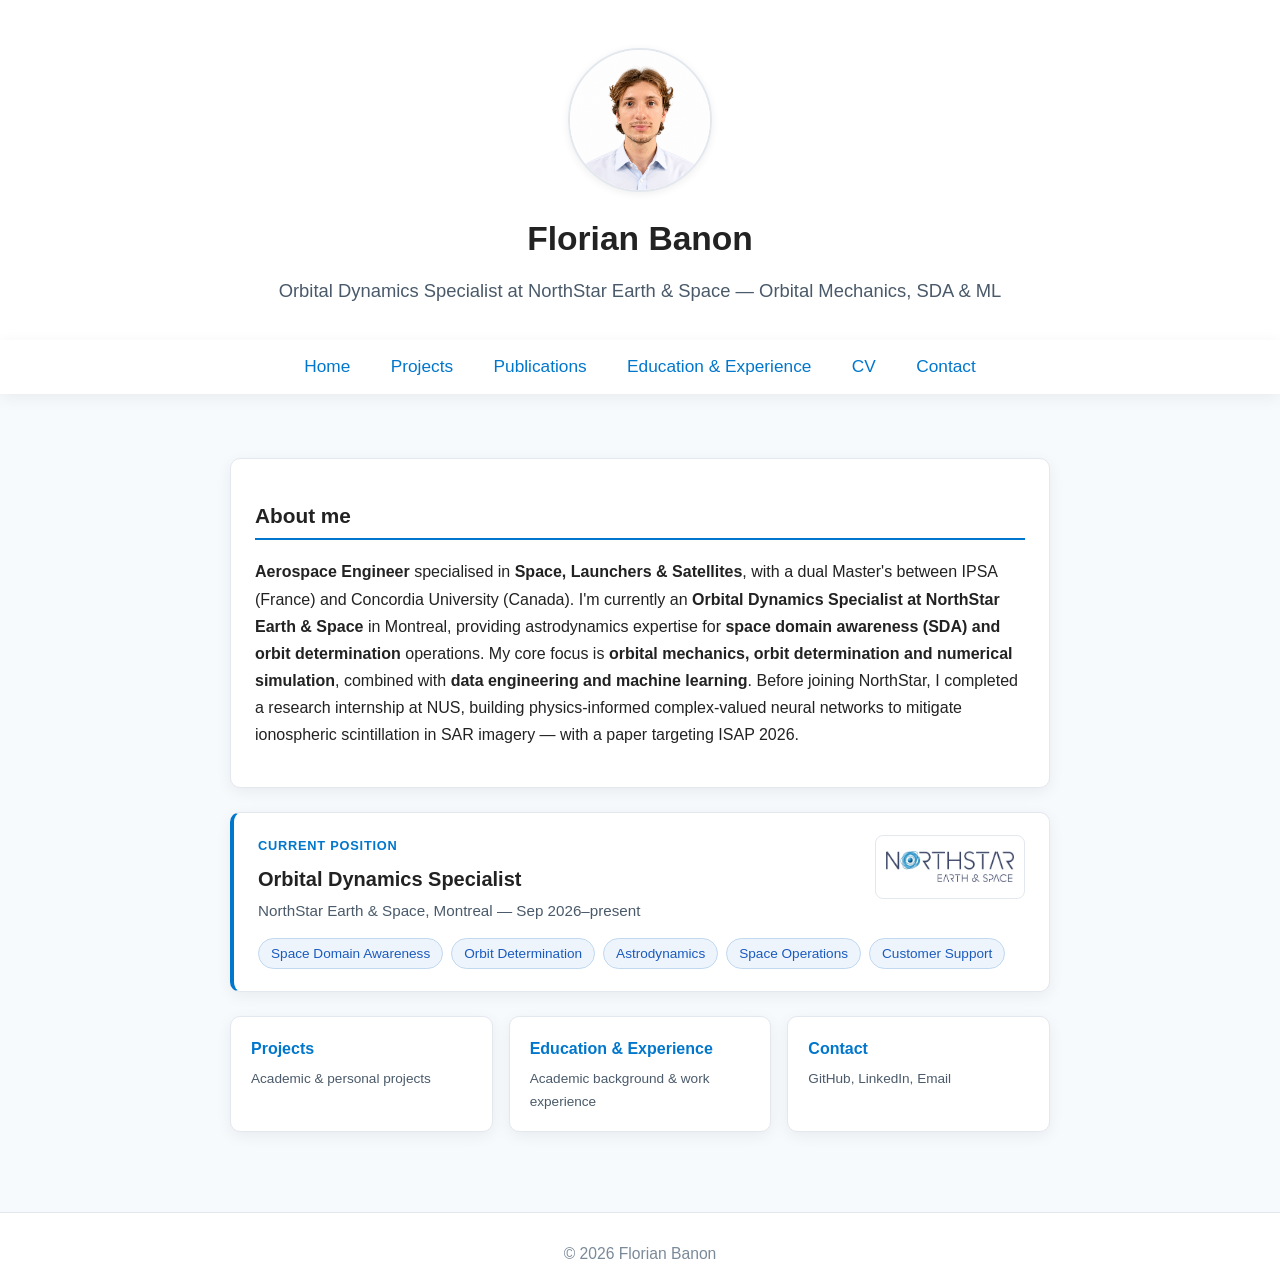
<file: index.html>
<!DOCTYPE html>
<html lang="en">
<head>
  <meta charset="UTF-8" />
  <meta name="viewport" content="width=device-width, initial-scale=1.0" />
  <title>Florian Banon – Home</title>
  <link rel="stylesheet" href="style.css" />
</head>
<body>
  <div id="site-header"></div>
  <script src="header.js"></script>
  <nav>
    <a href="index.html">Home</a>
    <a href="projects.html">Projects</a>
    <a href="publications.html">Publications</a>
    <a href="education.html">Education & Experience</a>
    <a href="Florian_Banon_CV.pdf" target="_blank">CV</a>
    <a href="contact.html">Contact</a>
  </nav>
  <main>
    <section class="card">
      <h2>About me</h2>
      <p>
        <strong>Aerospace Engineer</strong> specialised in <strong>Space, Launchers &amp; Satellites</strong>, with a dual Master's between IPSA (France) and Concordia University (Canada). I'm currently an <strong>Orbital Dynamics Specialist at NorthStar Earth &amp; Space</strong> in Montreal, providing astrodynamics expertise for <strong>space domain awareness (SDA) and orbit determination</strong> operations. My core focus is <strong>orbital mechanics, orbit determination and numerical simulation</strong>, combined with <strong>data engineering and machine learning</strong>. Before joining NorthStar, I completed a research internship at NUS, building physics-informed complex-valued neural networks to mitigate ionospheric scintillation in SAR imagery &mdash; with a paper targeting ISAP 2026.
      </p>
    </section>

    <section class="card card--highlight">
      <div class="current-position">
        <div class="current-position__header">
          <div>
            <div class="current-position__label">Current position</div>
            <div class="current-position__title">Orbital Dynamics Specialist</div>
            <div class="current-position__org">NorthStar Earth &amp; Space, Montreal &mdash; Sep 2026–present</div>
          </div>
          <div class="org-logo"><img src="assets/logos/northstar.png" alt="NorthStar Earth &amp; Space logo"></div>
        </div>
        <div class="current-position__topics">
          <span class="topic-tag">Space Domain Awareness</span>
          <span class="topic-tag">Orbit Determination</span>
          <span class="topic-tag">Astrodynamics</span>
          <span class="topic-tag">Space Operations</span>
          <span class="topic-tag">Customer Support</span>
        </div>
      </div>
    </section>

    <div class="quick-links">
      <a href="projects.html" class="quick-link-card">
        <div class="quick-link-card__title">Projects</div>
        <div class="quick-link-card__sub">Academic & personal projects</div>
      </a>
      <a href="education.html" class="quick-link-card">
        <div class="quick-link-card__title">Education &amp; Experience</div>
        <div class="quick-link-card__sub">Academic background &amp; work experience</div>
      </a>
      <a href="contact.html" class="quick-link-card">
        <div class="quick-link-card__title">Contact</div>
        <div class="quick-link-card__sub">GitHub, LinkedIn, Email</div>
      </a>
    </div>
  </main>
  <footer>
    &copy; 2026 Florian Banon
  </footer>
</body>
</html>
</file>
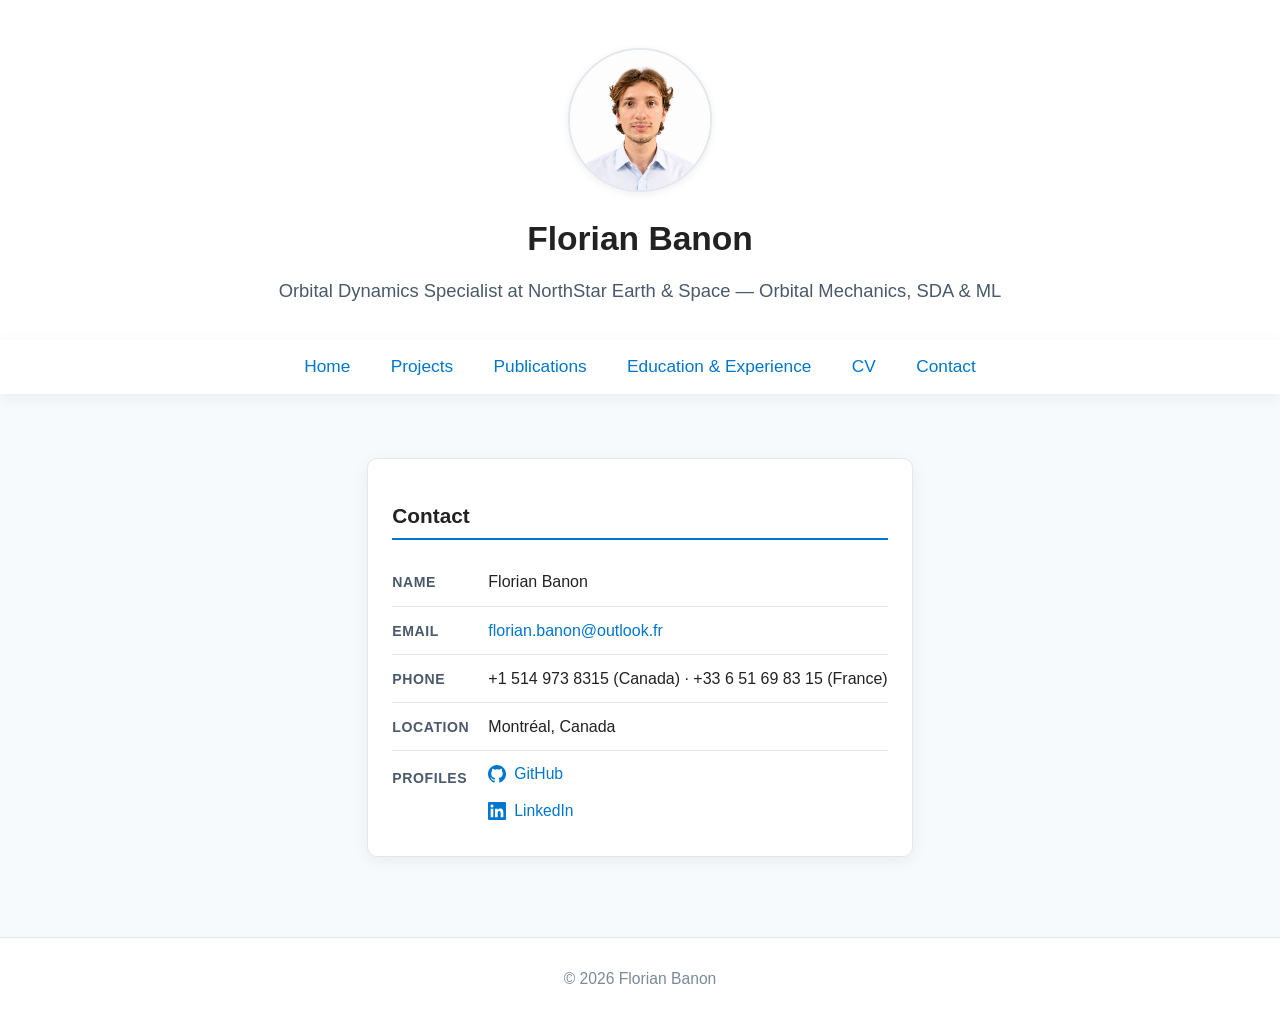
<file: contact.html>
<!DOCTYPE html>
<html lang="en">
<head>
  <meta charset="UTF-8" />
  <meta name="viewport" content="width=device-width, initial-scale=1.0" />
  <title>Contact – Florian Banon</title>
  <link rel="stylesheet" href="style.css" />
</head>
<body>
  <div id="site-header"></div>
  <script src="header.js"></script>
  <nav>
    <a href="index.html">Home</a>
    <a href="projects.html">Projects</a>
    <a href="publications.html">Publications</a>
    <a href="education.html">Education & Experience</a>
    <a href="Florian_Banon_CV.pdf" target="_blank">CV</a>
    <a href="contact.html">Contact</a>
  </nav>
  <main>
    <section class="card">
      <h2>Contact</h2>
      <dl class="contact-list">
        <div class="contact-row">
          <dt>Name</dt>
          <dd>Florian Banon</dd>
        </div>
        <div class="contact-row">
          <dt>Email</dt>
          <dd><a href="mailto:florian.banon@outlook.fr">florian.banon@outlook.fr</a></dd>
        </div>
        <div class="contact-row">
          <dt>Phone</dt>
          <dd>+1 514 973 8315 (Canada) &middot; +33 6 51 69 83 15 (France)</dd>
        </div>
        <div class="contact-row">
          <dt>Location</dt>
          <dd>Montréal, Canada</dd>
        </div>
        <div class="contact-row">
          <dt>Profiles</dt>
          <dd class="contact-profiles">
            <a href="https://github.com/florianbanon2" target="_blank" class="profile-link" aria-label="GitHub">
              <svg class="profile-icon" viewBox="0 0 24 24" fill="currentColor" aria-hidden="true"><path d="M12 0C5.37 0 0 5.37 0 12c0 5.3 3.438 9.8 8.205 11.385.6.113.82-.258.82-.577 0-.285-.01-1.04-.015-2.04-3.338.724-4.042-1.61-4.042-1.61-.546-1.385-1.335-1.755-1.335-1.755-1.087-.744.084-.729.084-.729 1.205.084 1.838 1.236 1.838 1.236 1.07 1.835 2.809 1.305 3.495.998.108-.776.417-1.305.76-1.605-2.665-.3-5.466-1.332-5.466-5.93 0-1.31.465-2.38 1.235-3.22-.135-.303-.54-1.523.105-3.176 0 0 1.005-.322 3.3 1.23A11.52 11.52 0 0 1 12 5.803c1.02.005 2.047.138 3.006.404 2.29-1.552 3.297-1.23 3.297-1.23.645 1.653.24 2.873.12 3.176.765.84 1.23 1.91 1.23 3.22 0 4.61-2.805 5.625-5.475 5.92.42.36.81 1.096.81 2.22 0 1.606-.015 2.896-.015 3.286 0 .315.21.69.825.57C20.565 21.795 24 17.295 24 12c0-6.63-5.37-12-12-12z"/></svg>
              GitHub
            </a>
            <a href="https://www.linkedin.com/in/florian-banon/" target="_blank" class="profile-link" aria-label="LinkedIn">
              <svg class="profile-icon" viewBox="0 0 24 24" fill="currentColor" aria-hidden="true"><path d="M20.447 20.452h-3.554v-5.569c0-1.328-.027-3.037-1.852-3.037-1.853 0-2.136 1.445-2.136 2.939v5.667H9.351V9h3.414v1.561h.046c.477-.9 1.637-1.85 3.37-1.85 3.601 0 4.267 2.37 4.267 5.455v6.286zM5.337 7.433a2.062 2.062 0 0 1-2.063-2.065 2.064 2.064 0 1 1 2.063 2.065zm1.782 13.019H3.555V9h3.564v11.452zM22.225 0H1.771C.792 0 0 .774 0 1.729v20.542C0 23.227.792 24 1.771 24h20.451C23.2 24 24 23.227 24 22.271V1.729C24 .774 23.2 0 22.222 0h.003z"/></svg>
              LinkedIn
            </a>
          </dd>
        </div>
      </dl>
    </section>
  </main>
  <footer>
    &copy; 2026 Florian Banon
  </footer>
</body>
</html>
</file>
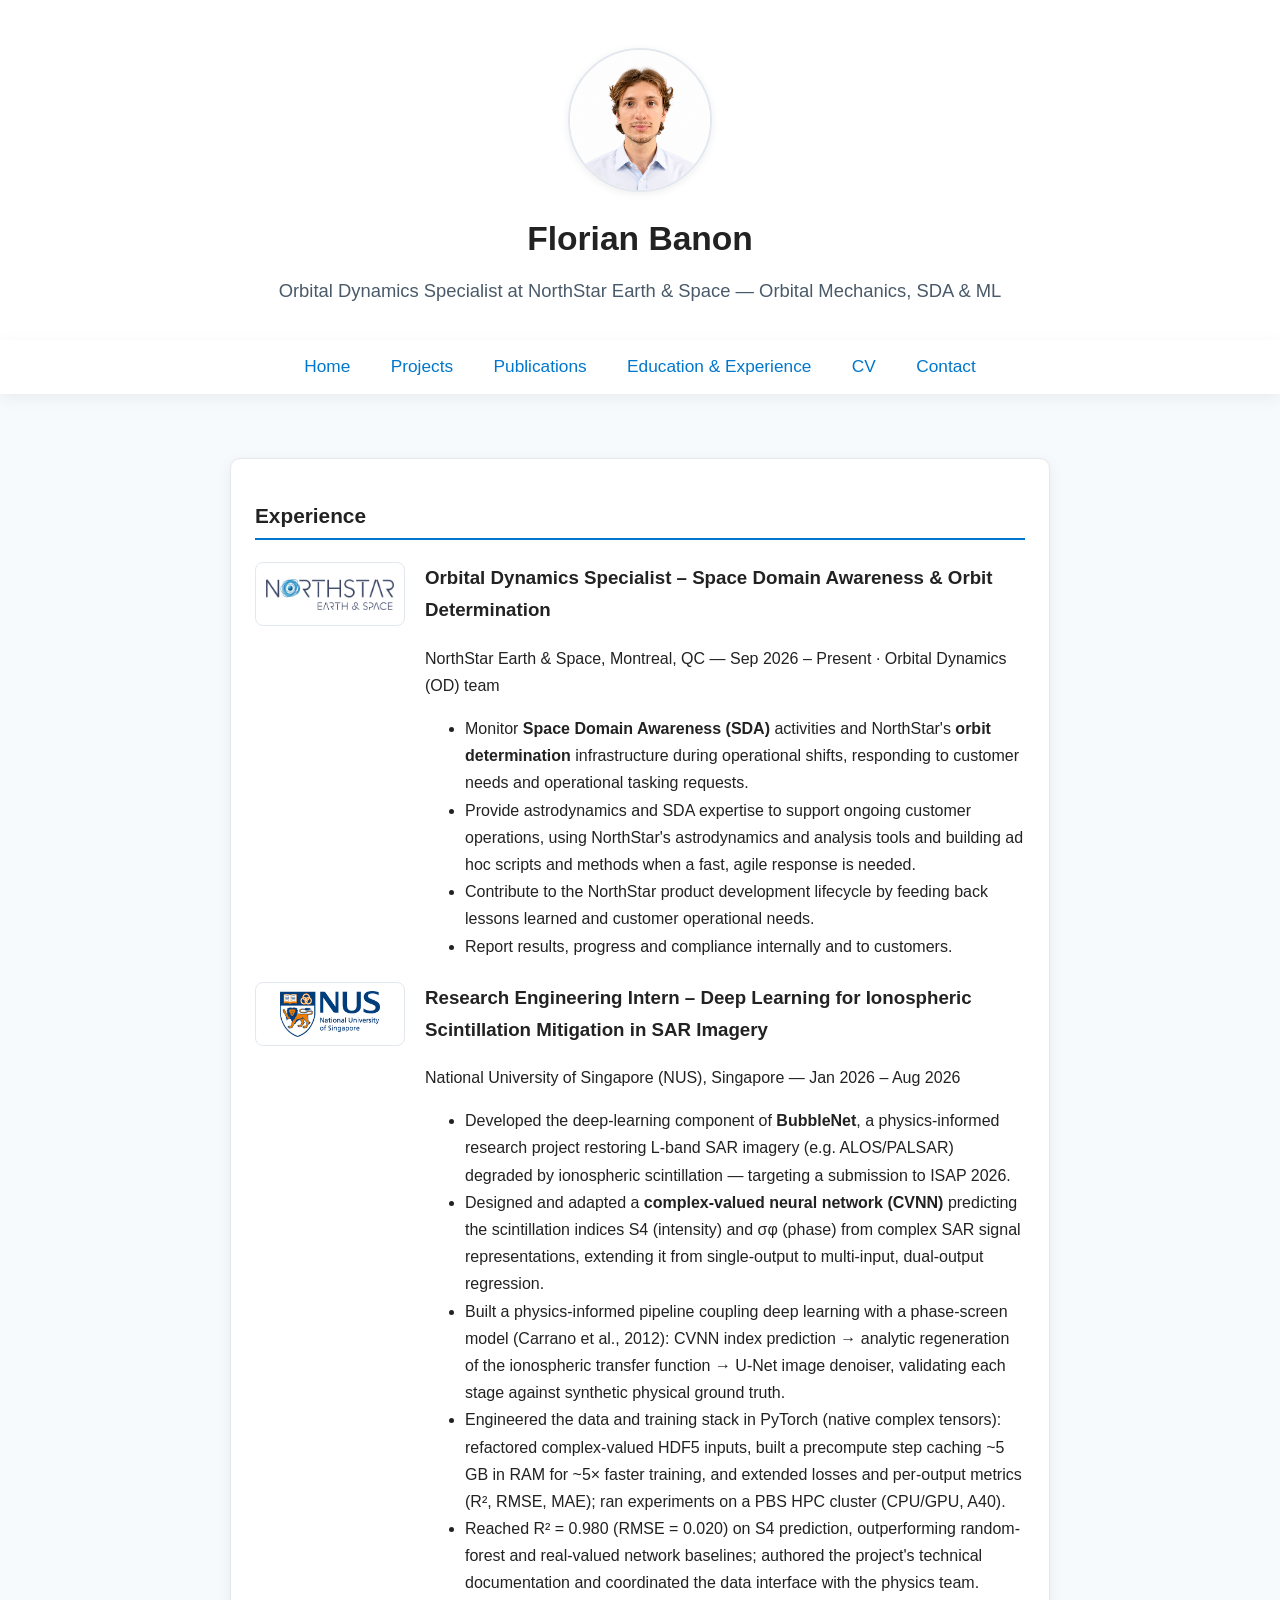
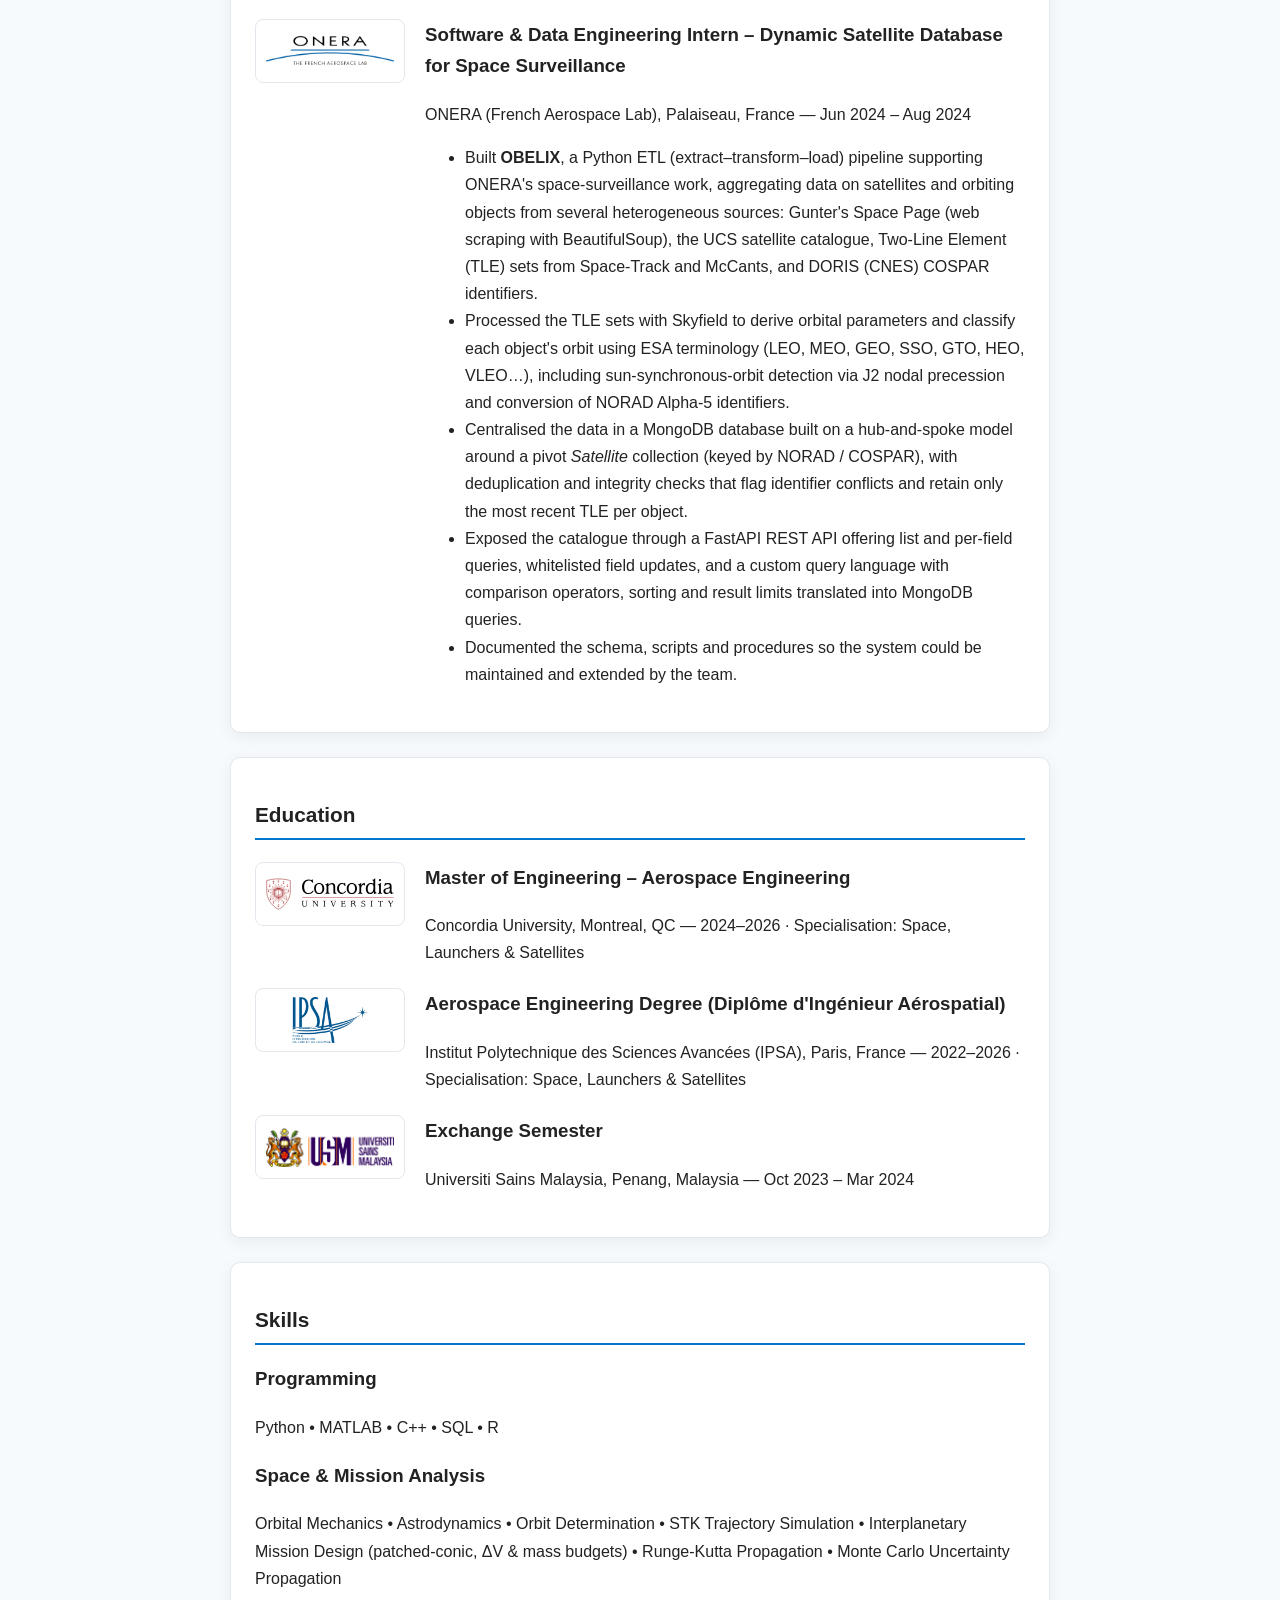
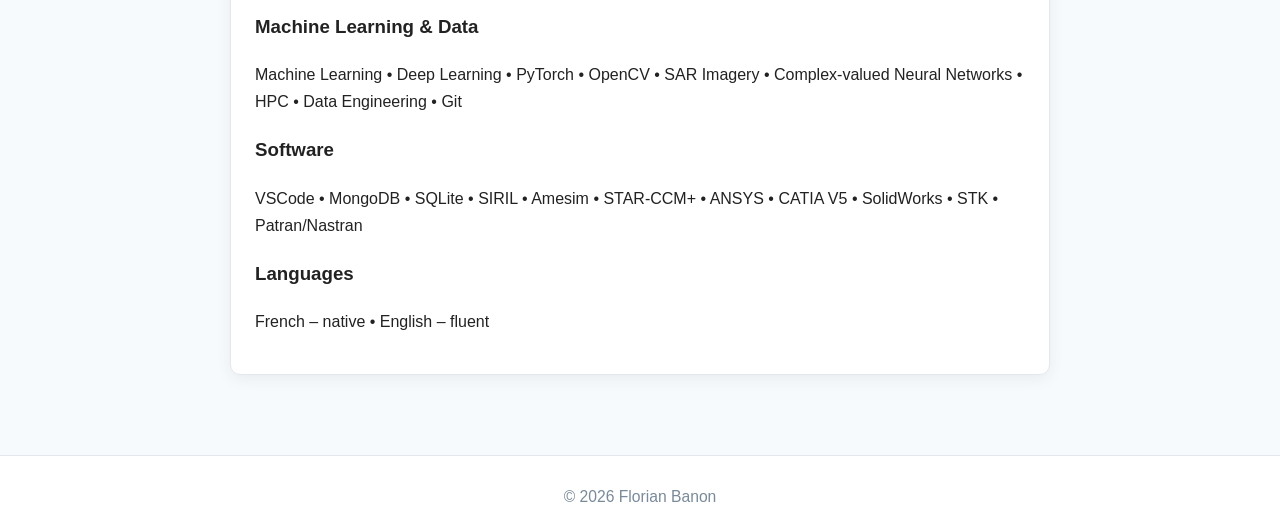
<file: education.html>
<!DOCTYPE html>
<html lang="en">
<head>
  <meta charset="UTF-8" />
  <meta name="viewport" content="width=device-width, initial-scale=1.0" />
  <title>Florian Banon – Education & Experience</title>
  <link rel="stylesheet" href="style.css" />
</head>
<body>
  <div id="site-header"></div>
  <script src="header.js"></script>
  <nav>
    <a href="index.html">Home</a>
    <a href="projects.html">Projects</a>
    <a href="publications.html">Publications</a>
    <a href="education.html">Education & Experience</a>
    <a href="Florian_Banon_CV.pdf" target="_blank">CV</a>
    <a href="contact.html">Contact</a>
  </nav>
  <main>
    <section class="card">
      <h2>Experience</h2>
      <div class="edu-block edu-block--logo">
        <div class="org-logo"><img src="assets/logos/northstar.png" alt="NorthStar Earth &amp; Space logo"></div>
        <div class="edu-block__body">
          <h3>Orbital Dynamics Specialist – Space Domain Awareness &amp; Orbit Determination</h3>
          <p>NorthStar Earth &amp; Space, Montreal, QC &mdash; Sep 2026 – Present &middot; Orbital Dynamics (OD) team</p>
          <ul>
            <li>Monitor <strong>Space Domain Awareness (SDA)</strong> activities and NorthStar's <strong>orbit determination</strong> infrastructure during operational shifts, responding to customer needs and operational tasking requests.</li>
            <li>Provide astrodynamics and SDA expertise to support ongoing customer operations, using NorthStar's astrodynamics and analysis tools and building ad hoc scripts and methods when a fast, agile response is needed.</li>
            <li>Contribute to the NorthStar product development lifecycle by feeding back lessons learned and customer operational needs.</li>
            <li>Report results, progress and compliance internally and to customers.</li>
          </ul>
        </div>
      </div>
      <div class="edu-block edu-block--logo">
        <div class="org-logo"><img src="assets/logos/nus.png" alt="NUS logo"></div>
        <div class="edu-block__body">
          <h3>Research Engineering Intern – Deep Learning for Ionospheric Scintillation Mitigation in SAR Imagery</h3>
          <p>National University of Singapore (NUS), Singapore &mdash; Jan 2026 – Aug 2026</p>
          <ul>
            <li>Developed the deep-learning component of <strong>BubbleNet</strong>, a physics-informed research project restoring L-band SAR imagery (e.g. ALOS/PALSAR) degraded by ionospheric scintillation — targeting a submission to ISAP 2026.</li>
            <li>Designed and adapted a <strong>complex-valued neural network (CVNN)</strong> predicting the scintillation indices S4 (intensity) and σφ (phase) from complex SAR signal representations, extending it from single-output to multi-input, dual-output regression.</li>
            <li>Built a physics-informed pipeline coupling deep learning with a phase-screen model (Carrano et al., 2012): CVNN index prediction → analytic regeneration of the ionospheric transfer function → U-Net image denoiser, validating each stage against synthetic physical ground truth.</li>
            <li>Engineered the data and training stack in PyTorch (native complex tensors): refactored complex-valued HDF5 inputs, built a precompute step caching ~5 GB in RAM for ~5× faster training, and extended losses and per-output metrics (R², RMSE, MAE); ran experiments on a PBS HPC cluster (CPU/GPU, A40).</li>
            <li>Reached R² = 0.980 (RMSE = 0.020) on S4 prediction, outperforming random-forest and real-valued network baselines; authored the project's technical documentation and coordinated the data interface with the physics team.</li>
          </ul>
        </div>
      </div>
      <div class="edu-block edu-block--logo">
        <div class="org-logo"><img src="assets/logos/onera.png" alt="ONERA logo"></div>
        <div class="edu-block__body">
          <h3>Software &amp; Data Engineering Intern – Dynamic Satellite Database for Space Surveillance</h3>
          <p>ONERA (French Aerospace Lab), Palaiseau, France &mdash; Jun 2024 – Aug 2024</p>
          <ul>
            <li>Built <strong>OBELIX</strong>, a Python ETL (extract–transform–load) pipeline supporting ONERA's space-surveillance work, aggregating data on satellites and orbiting objects from several heterogeneous sources: Gunter's Space Page (web scraping with BeautifulSoup), the UCS satellite catalogue, Two-Line Element (TLE) sets from Space-Track and McCants, and DORIS (CNES) COSPAR identifiers.</li>
            <li>Processed the TLE sets with Skyfield to derive orbital parameters and classify each object's orbit using ESA terminology (LEO, MEO, GEO, SSO, GTO, HEO, VLEO…), including sun-synchronous-orbit detection via J2 nodal precession and conversion of NORAD Alpha-5 identifiers.</li>
            <li>Centralised the data in a MongoDB database built on a hub-and-spoke model around a pivot <em>Satellite</em> collection (keyed by NORAD / COSPAR), with deduplication and integrity checks that flag identifier conflicts and retain only the most recent TLE per object.</li>
            <li>Exposed the catalogue through a FastAPI REST API offering list and per-field queries, whitelisted field updates, and a custom query language with comparison operators, sorting and result limits translated into MongoDB queries.</li>
            <li>Documented the schema, scripts and procedures so the system could be maintained and extended by the team.</li>
          </ul>
        </div>
      </div>
    </section>

    <section class="card">
      <h2>Education</h2>
      <div class="edu-block edu-block--logo">
        <div class="org-logo"><img src="assets/logos/concordia.svg" alt="Concordia University logo"></div>
        <div class="edu-block__body">
          <h3>Master of Engineering – Aerospace Engineering</h3>
          <p>Concordia University, Montreal, QC &mdash; 2024–2026 &middot; Specialisation: Space, Launchers &amp; Satellites</p>
        </div>
      </div>
      <div class="edu-block edu-block--logo">
        <div class="org-logo"><img src="assets/logos/ipsa.png" alt="IPSA logo"></div>
        <div class="edu-block__body">
          <h3>Aerospace Engineering Degree (Diplôme d'Ingénieur Aérospatial)</h3>
          <p>Institut Polytechnique des Sciences Avancées (IPSA), Paris, France &mdash; 2022–2026 &middot; Specialisation: Space, Launchers &amp; Satellites</p>
        </div>
      </div>
      <div class="edu-block edu-block--logo">
        <div class="org-logo"><img src="assets/logos/usm.png" alt="Universiti Sains Malaysia logo"></div>
        <div class="edu-block__body">
          <h3>Exchange Semester</h3>
          <p>Universiti Sains Malaysia, Penang, Malaysia &mdash; Oct 2023 – Mar 2024</p>
        </div>
      </div>
    </section>

    <section class="card">
      <h2>Skills</h2>
      <div class="edu-block">
        <h3>Programming</h3>
        <p>Python &bull; MATLAB &bull; C++ &bull; SQL &bull; R</p>
      </div>
      <div class="edu-block">
        <h3>Space &amp; Mission Analysis</h3>
        <p>Orbital Mechanics &bull; Astrodynamics &bull; Orbit Determination &bull; STK Trajectory Simulation &bull; Interplanetary Mission Design (patched-conic, ΔV &amp; mass budgets) &bull; Runge-Kutta Propagation &bull; Monte Carlo Uncertainty Propagation</p>
      </div>
      <div class="edu-block">
        <h3>Machine Learning &amp; Data</h3>
        <p>Machine Learning &bull; Deep Learning &bull; PyTorch &bull; OpenCV &bull; SAR Imagery &bull; Complex-valued Neural Networks &bull; HPC &bull; Data Engineering &bull; Git</p>
      </div>
      <div class="edu-block">
        <h3>Software</h3>
        <p>VSCode &bull; MongoDB &bull; SQLite &bull; SIRIL &bull; Amesim &bull; STAR-CCM+ &bull; ANSYS &bull; CATIA V5 &bull; SolidWorks &bull; STK &bull; Patran/Nastran</p>
      </div>
      <div class="edu-block">
        <h3>Languages</h3>
        <p>French – native &bull; English – fluent</p>
      </div>
    </section>
  </main>
  <footer>
    &copy; 2026 Florian Banon
  </footer>
</body>
</html>
</file>
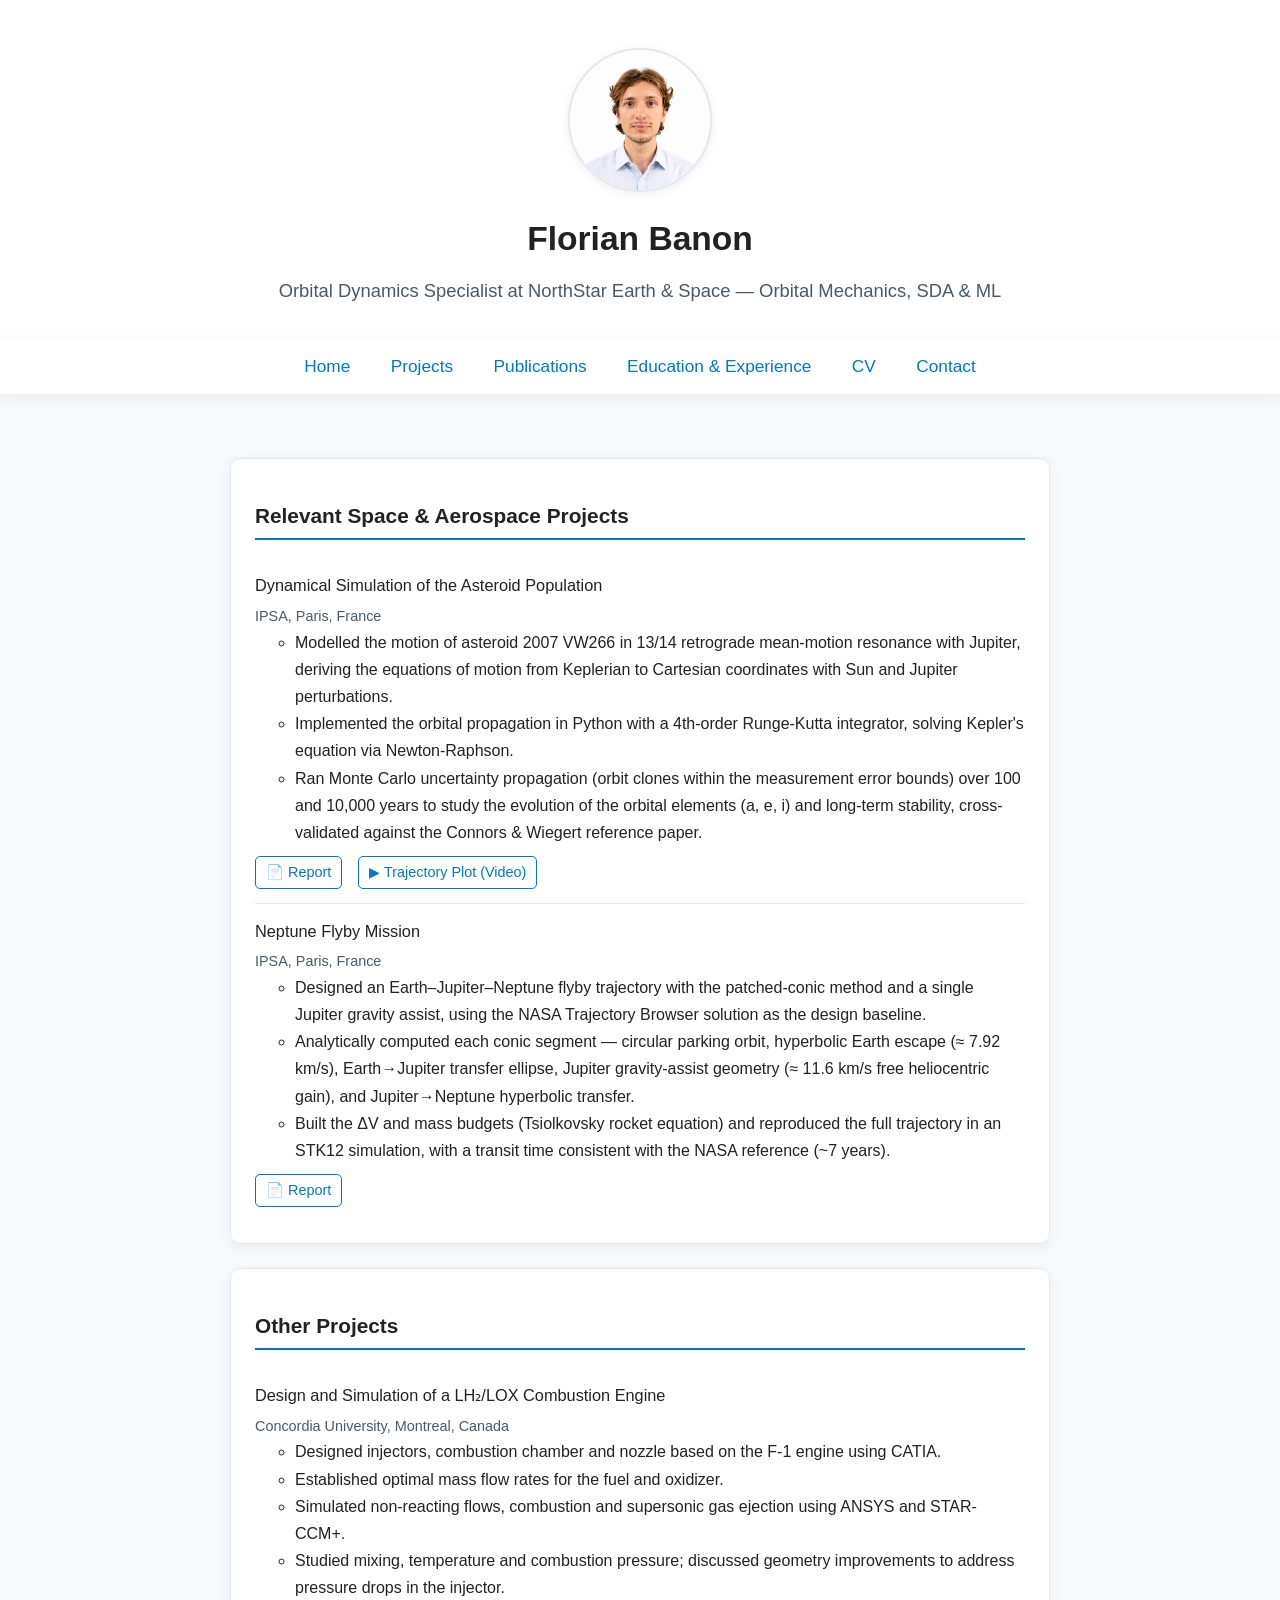
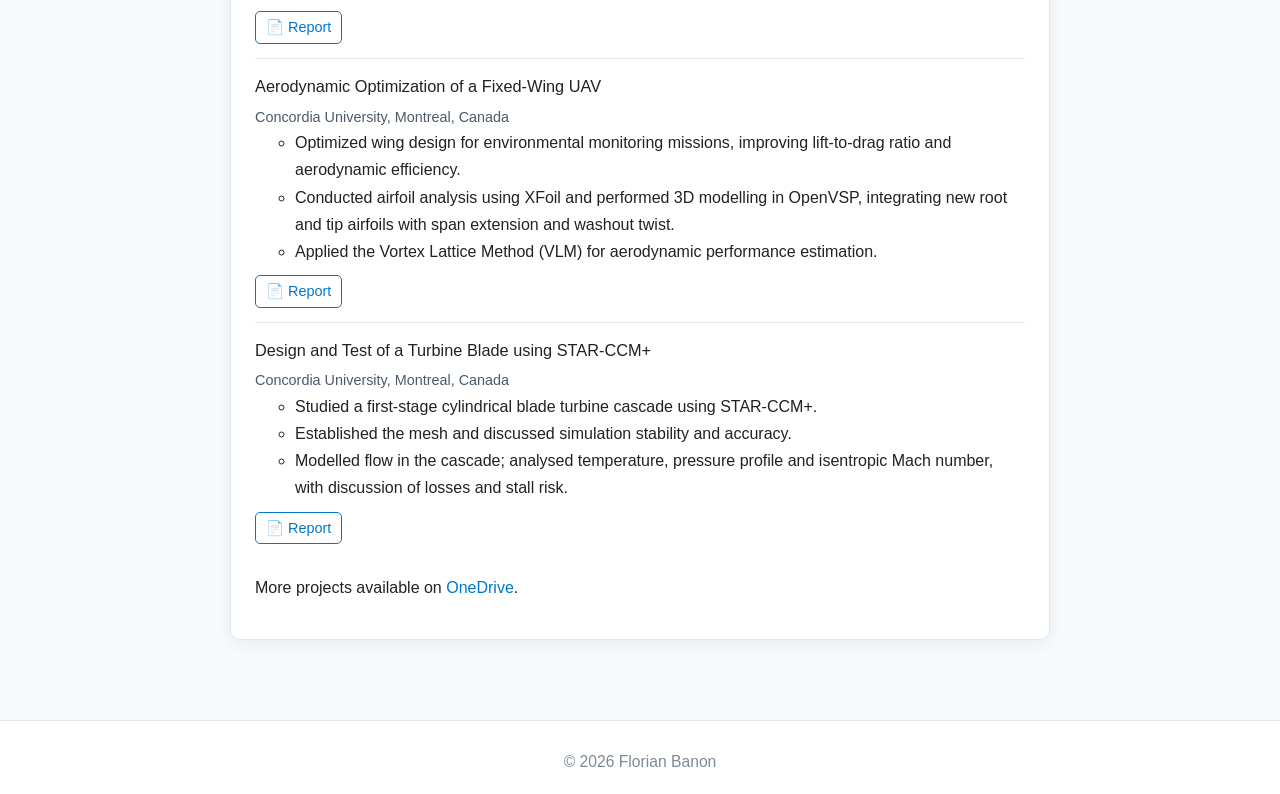
<file: projects.html>
<!DOCTYPE html>
<html lang="en">
<head>
  <meta charset="UTF-8" />
  <meta name="viewport" content="width=device-width, initial-scale=1.0" />
  <title>Florian Banon – Projects</title>
  <link rel="stylesheet" href="style.css" />
</head>
<body>
  <div id="site-header"></div>
  <script src="header.js"></script>
  <nav>
    <a href="index.html">Home</a>
    <a href="projects.html">Projects</a>
    <a href="publications.html">Publications</a>
    <a href="education.html">Education & Experience</a>
    <a href="Florian_Banon_CV.pdf" target="_blank">CV</a>
    <a href="contact.html">Contact</a>
  </nav>
  <main>
    <section class="card">
      <h2>Relevant Space &amp; Aerospace Projects</h2>
      <ul class="pub-list">
        <li class="pub-item">
          <div class="pub-title">Dynamical Simulation of the Asteroid Population</div>
          <div class="pub-meta">IPSA, Paris, France</div>
          <ul>
            <li>Modelled the motion of asteroid 2007 VW266 in 13/14 retrograde mean-motion resonance with Jupiter, deriving the equations of motion from Keplerian to Cartesian coordinates with Sun and Jupiter perturbations.</li>
            <li>Implemented the orbital propagation in Python with a 4th-order Runge-Kutta integrator, solving Kepler's equation via Newton-Raphson.</li>
            <li>Ran Monte Carlo uncertainty propagation (orbit clones within the measurement error bounds) over 100 and 10,000 years to study the evolution of the orbital elements (a, e, i) and long-term stability, cross-validated against the Connors &amp; Wiegert reference paper.</li>
          </ul>
          <div class="project-links">
            <a href="https://1drv.ms/b/c/b803596470a0f552/IQA_XoIXzWnHR538guAIaEc9AYbpMxpJNCGoC0bJpB3zJEY?e=lKFk3f" target="_blank">📄 Report</a>
            <a href="https://www.youtube.com/watch?v=wiN4qRan_JY" target="_blank">▶ Trajectory Plot (Video)</a>
          </div>
        </li>
        <li class="pub-item">
          <div class="pub-title">Neptune Flyby Mission</div>
          <div class="pub-meta">IPSA, Paris, France</div>
          <ul>
            <li>Designed an Earth–Jupiter–Neptune flyby trajectory with the patched-conic method and a single Jupiter gravity assist, using the NASA Trajectory Browser solution as the design baseline.</li>
            <li>Analytically computed each conic segment — circular parking orbit, hyperbolic Earth escape (≈ 7.92 km/s), Earth→Jupiter transfer ellipse, Jupiter gravity-assist geometry (≈ 11.6 km/s free heliocentric gain), and Jupiter→Neptune hyperbolic transfer.</li>
            <li>Built the ΔV and mass budgets (Tsiolkovsky rocket equation) and reproduced the full trajectory in an STK12 simulation, with a transit time consistent with the NASA reference (~7 years).</li>
          </ul>
          <div class="project-links">
            <a href="https://1drv.ms/b/c/b803596470a0f552/IQDLE2MH2OgiSbi-DpBJPLdiAbyjL50n7OaNjCe7CWJ-Pys?e=5T1MVD" target="_blank">📄 Report</a>
          </div>
        </li>
      </ul>
    </section>
    <section class="card">
      <h2>Other Projects</h2>
      <ul class="pub-list">
        <li class="pub-item">
          <div class="pub-title">Design and Simulation of a LH₂/LOX Combustion Engine</div>
          <div class="pub-meta">Concordia University, Montreal, Canada</div>
          <ul>
            <li>Designed injectors, combustion chamber and nozzle based on the F-1 engine using CATIA.</li>
            <li>Established optimal mass flow rates for the fuel and oxidizer.</li>
            <li>Simulated non-reacting flows, combustion and supersonic gas ejection using ANSYS and STAR-CCM+.</li>
            <li>Studied mixing, temperature and combustion pressure; discussed geometry improvements to address pressure drops in the injector.</li>
          </ul>
          <div class="project-links">
            <a href="https://1drv.ms/b/c/b803596470a0f552/IQAfSNKV7TDwTbNd3g7TjEPeAaJJFmRHK-WXyoq3pufy6bw?e=JHX7fa" target="_blank">📄 Report</a>
          </div>
        </li>
        <li class="pub-item">
          <div class="pub-title">Aerodynamic Optimization of a Fixed-Wing UAV</div>
          <div class="pub-meta">Concordia University, Montreal, Canada</div>
          <ul>
            <li>Optimized wing design for environmental monitoring missions, improving lift-to-drag ratio and aerodynamic efficiency.</li>
            <li>Conducted airfoil analysis using XFoil and performed 3D modelling in OpenVSP, integrating new root and tip airfoils with span extension and washout twist.</li>
            <li>Applied the Vortex Lattice Method (VLM) for aerodynamic performance estimation.</li>
          </ul>
          <div class="project-links">
            <a href="https://1drv.ms/b/c/b803596470a0f552/IQCZqXGtis7tTaZbr4GHRHRGAdbbUXhIYMLfw_KmW5W-IqY?e=mInupx" target="_blank">📄 Report</a>
          </div>
        </li>
        <li class="pub-item">
          <div class="pub-title">Design and Test of a Turbine Blade using STAR-CCM+</div>
          <div class="pub-meta">Concordia University, Montreal, Canada</div>
          <ul>
            <li>Studied a first-stage cylindrical blade turbine cascade using STAR-CCM+.</li>
            <li>Established the mesh and discussed simulation stability and accuracy.</li>
            <li>Modelled flow in the cascade; analysed temperature, pressure profile and isentropic Mach number, with discussion of losses and stall risk.</li>
          </ul>
          <div class="project-links">
            <a href="https://1drv.ms/b/c/b803596470a0f552/IQDXZMH1UwcPSLJDom6ROhh8AY0GUslEO8FLPgOS0xMflPk?e=ygbBvx" target="_blank">📄 Report</a>
          </div>
        </li>
      </ul>
      <p style="margin-top: 16px;">More projects available on <a href="https://onedrive.live.com/?id=%2Fpersonal%2Fb803596470a0f552%2FDocuments%2FProjects&parent=%2Fpersonal%2Fb803596470a0f552%2FDocuments" target="_blank">OneDrive</a>.</p>
    </section>
  </main>
  <footer>
    &copy; 2026 Florian Banon
  </footer>
</body>
</html>
</file>
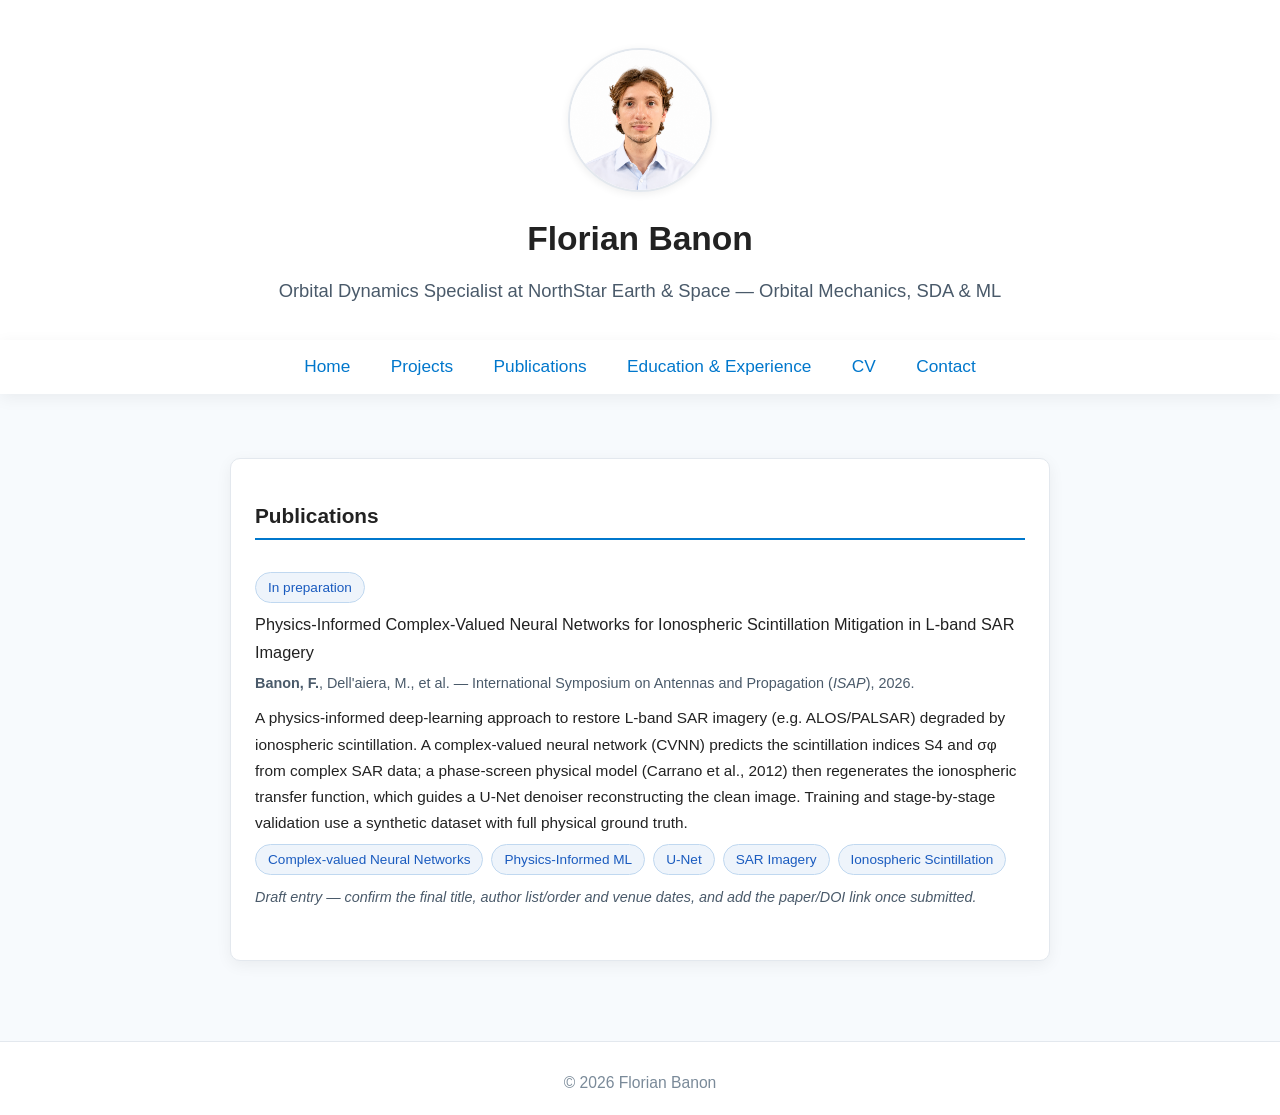
<file: publications.html>
<!DOCTYPE html>
<html lang="en">
<head>
  <meta charset="UTF-8" />
  <meta name="viewport" content="width=device-width, initial-scale=1.0" />
  <title>Publications – Florian Banon</title>
  <link rel="stylesheet" href="style.css" />
</head>
<body>
  <div id="site-header"></div>
  <script src="header.js"></script>
  <nav>
    <a href="index.html">Home</a>
    <a href="projects.html">Projects</a>
    <a href="publications.html">Publications</a>
    <a href="education.html">Education & Experience</a>
    <a href="Florian_Banon_CV.pdf" target="_blank">CV</a>
    <a href="contact.html">Contact</a>
  </nav>
  <main>
    <section class="card">
      <h2>Publications</h2>
      <ul class="pub-list">
        <li class="pub-item">
          <div class="current-position__topics" style="margin-bottom: 8px;">
            <span class="topic-tag">In preparation</span>
          </div>
          <div class="pub-title">Physics-Informed Complex-Valued Neural Networks for Ionospheric Scintillation Mitigation in L-band SAR Imagery</div>
          <div class="pub-meta"><strong>Banon, F.</strong>, Dell'aiera, M., et al. &mdash; International Symposium on Antennas and Propagation (<em>ISAP</em>), 2026.</div>
          <p style="margin: 10px 0 8px 0; font-size: 0.96em;">
            A physics-informed deep-learning approach to restore L-band SAR imagery (e.g. ALOS/PALSAR) degraded by ionospheric scintillation. A complex-valued neural network (CVNN) predicts the scintillation indices S4 and σφ from complex SAR data; a phase-screen physical model (Carrano et al., 2012) then regenerates the ionospheric transfer function, which guides a U-Net denoiser reconstructing the clean image. Training and stage-by-stage validation use a synthetic dataset with full physical ground truth.
          </p>
          <div class="current-position__topics">
            <span class="topic-tag">Complex-valued Neural Networks</span>
            <span class="topic-tag">Physics-Informed ML</span>
            <span class="topic-tag">U-Net</span>
            <span class="topic-tag">SAR Imagery</span>
            <span class="topic-tag">Ionospheric Scintillation</span>
          </div>
          <p class="pub-meta" style="margin-top: 10px; font-style: italic;">
            Draft entry &mdash; confirm the final title, author list/order and venue dates, and add the paper/DOI link once submitted.
          </p>
        </li>
      </ul>
    </section>
  </main>
  <footer>
    &copy; 2026 Florian Banon
  </footer>
</body>
</html>
</file>
<file: style.css>
/* Thème professionnel et minimaliste pour Florian Banon */
:root {
  --main-bg: #f7fafd;
  --main-color: #222;
  --accent: #0077cc;
  --accent-dark: #005fa3;
  --card-bg: #fff;
  --border: #e3e8ee;
  --shadow: 0 4px 16px rgba(0,0,0,0.06);
}
body {
  font-family: 'Segoe UI', 'Helvetica Neue', Arial, sans-serif;
  margin: 0;
  padding: 0;
  background: var(--main-bg);
  color: var(--main-color);
  min-height: 100vh;
  display: flex;
  flex-direction: column;
  line-height: 1.7;
}
header {
  text-align: center;
  padding: 48px 20px 24px 20px;
  background: var(--card-bg);
  box-shadow: var(--shadow);
}
.photo-wrapper {
  width: 140px;
  height: 140px;
  border-radius: 50%;
  overflow: hidden;
  border: 2.5px solid var(--border);
  box-shadow: 0 2px 8px rgba(0,0,0,0.07);
  margin: 0 auto;
}
.photo-wrapper img {
  width: 100%;
  height: 100%;
  object-fit: cover;
  display: block;
}
header h1 {
  margin: 18px 0 8px 0;
  font-size: 2.1em;
  font-weight: 600;
}
header p {
  font-size: 1.15em;
  color: #4a5a6a;
  margin: 0 0 10px 0;
}
nav {
  text-align: center;
  margin: 0 0 32px 0;
  background: var(--card-bg);
  box-shadow: var(--shadow);
  padding: 12px 0;
}
nav a {
  margin: 0 18px;
  font-size: 1.08em;
  color: var(--accent);
  text-decoration: none;
  font-weight: 500;
  transition: color 0.2s;
}
nav a:hover {
  color: var(--accent-dark);
  text-decoration: underline;
}
main {
  flex: 1;
  max-width: 820px;
  margin: 0 auto;
  padding: 32px 18px 24px 18px;
  background: transparent;
}
section {
  margin-bottom: 38px;
}
h2 {
  border-bottom: 2px solid var(--accent);
  padding-bottom: 5px;
  margin-bottom: 18px;
  font-size: 1.3em;
}
.card {
  background: var(--card-bg);
  border-radius: 10px;
  box-shadow: var(--shadow);
  padding: 22px 24px;
  margin-bottom: 24px;
  border: 1px solid var(--border);
}
footer {
  text-align: center;
  padding: 28px 10px 18px 10px;
  font-size: 0.98em;
  color: #7a8a99;
  background: var(--card-bg);
  border-top: 1px solid var(--border);
  margin-top: 32px;
}
a {
  color: var(--accent);
  text-decoration: none;
}
a:hover {
  color: var(--accent-dark);
  text-decoration: underline;
}
.contact-list {
  margin: 0;
  padding: 0;
}
.contact-row {
  display: flex;
  gap: 16px;
  padding: 10px 0;
  border-bottom: 1px solid var(--border);
  align-items: baseline;
}
.contact-row:last-child {
  border-bottom: none;
}
.contact-row dt {
  min-width: 80px;
  font-weight: 600;
  color: #4a5a6a;
  font-size: 0.88em;
  text-transform: uppercase;
  letter-spacing: 0.04em;
  flex-shrink: 0;
}
.contact-row dd {
  margin: 0;
  font-size: 1em;
  color: var(--main-color);
}
.contact-profiles {
  display: flex;
  flex-direction: column;
  gap: 10px;
}
.profile-link {
  display: inline-flex;
  align-items: center;
  gap: 8px;
  text-decoration: none;
  color: var(--accent);
  font-size: 0.98em;
}
.profile-link:hover {
  color: var(--accent-dark);
  text-decoration: underline;
}
.profile-icon {
  width: 18px;
  height: 18px;
  flex-shrink: 0;
}
.pub-list {
  list-style: none;
  padding: 0;
  margin: 0;
}
.pub-item {
  padding: 14px 0;
  border-bottom: 1px solid var(--border);
}
.pub-item:last-child {
  border-bottom: none;
}
.pub-title {
  font-size: 1.02em;
  font-weight: 500;
  margin-bottom: 4px;
}
.pub-meta {
  font-size: 0.9em;
  color: #4a5a6a;
}
.project-links {
  margin-top: 10px;
  display: flex;
  gap: 16px;
  flex-wrap: wrap;
}
.project-links a {
  font-size: 0.9em;
  font-weight: 500;
  color: var(--accent);
  text-decoration: none;
  border: 1px solid var(--accent);
  border-radius: 5px;
  padding: 3px 10px;
}
.project-links a:hover {
  background: var(--accent);
  color: #fff;
  text-decoration: none;
}
.card--highlight {
  border-left: 4px solid var(--accent);
}
.current-position__label {
  font-size: 0.8em;
  font-weight: 600;
  text-transform: uppercase;
  letter-spacing: 0.06em;
  color: var(--accent);
  margin-bottom: 6px;
}
.current-position__title {
  font-size: 1.25em;
  font-weight: 600;
  margin-bottom: 2px;
}
.current-position__org {
  font-size: 0.95em;
  color: #4a5a6a;
  margin-bottom: 14px;
}
.current-position__header {
  display: flex;
  justify-content: space-between;
  align-items: flex-start;
  gap: 16px;
}
.current-position__topics {
  display: flex;
  flex-wrap: wrap;
  gap: 8px;
}
.topic-tag {
  background: #eef4fb;
  color: #1a5bbf;
  border: 1px solid #c0d8f0;
  border-radius: 20px;
  padding: 3px 12px;
  font-size: 0.85em;
  font-weight: 500;
}
.quick-links {
  display: grid;
  grid-template-columns: repeat(3, 1fr);
  gap: 16px;
  margin-bottom: 24px;
}
.quick-link-card {
  background: var(--card-bg);
  border: 1px solid var(--border);
  border-radius: 10px;
  box-shadow: var(--shadow);
  padding: 18px 20px;
  text-decoration: none;
  color: var(--main-color);
  transition: border-color 0.2s, box-shadow 0.2s;
  display: block;
}
.quick-link-card:hover {
  border-color: var(--accent);
  box-shadow: 0 4px 20px rgba(0,119,204,0.10);
  text-decoration: none;
  color: var(--main-color);
}
.quick-link-card__title {
  font-weight: 600;
  font-size: 1em;
  margin-bottom: 4px;
  color: var(--accent);
}
.quick-link-card__sub {
  font-size: 0.85em;
  color: #4a5a6a;
}
.edu-block--logo {
  display: flex;
  gap: 20px;
  align-items: flex-start;
  margin: 22px 0;
}
.edu-block__body {
  flex: 1;
  min-width: 0;
}
.edu-block__body > :first-child {
  margin-top: 0;
}
.edu-block__body > :last-child {
  margin-bottom: 0;
}
.org-logo {
  flex-shrink: 0;
  width: 150px;
  height: 64px;
  box-sizing: border-box;
  padding: 8px 10px;
  background: #fff;
  border: 1px solid var(--border);
  border-radius: 8px;
  display: flex;
  align-items: center;
  justify-content: center;
}
.org-logo img {
  max-width: 100%;
  max-height: 100%;
  object-fit: contain;
  display: block;
}
@media (max-width: 600px) {
  .quick-links {
    grid-template-columns: 1fr;
  }
  .edu-block--logo {
    flex-direction: column;
    gap: 10px;
  }
  .current-position__header {
    flex-direction: column-reverse;
    gap: 10px;
  }
  .org-logo {
    width: 130px;
    height: 56px;
  }
}
@media (max-width: 600px) {
  header, main, .card {
    padding-left: 8px;
    padding-right: 8px;
  }
  nav a {
    margin: 0 8px;
  }
}
</file>
